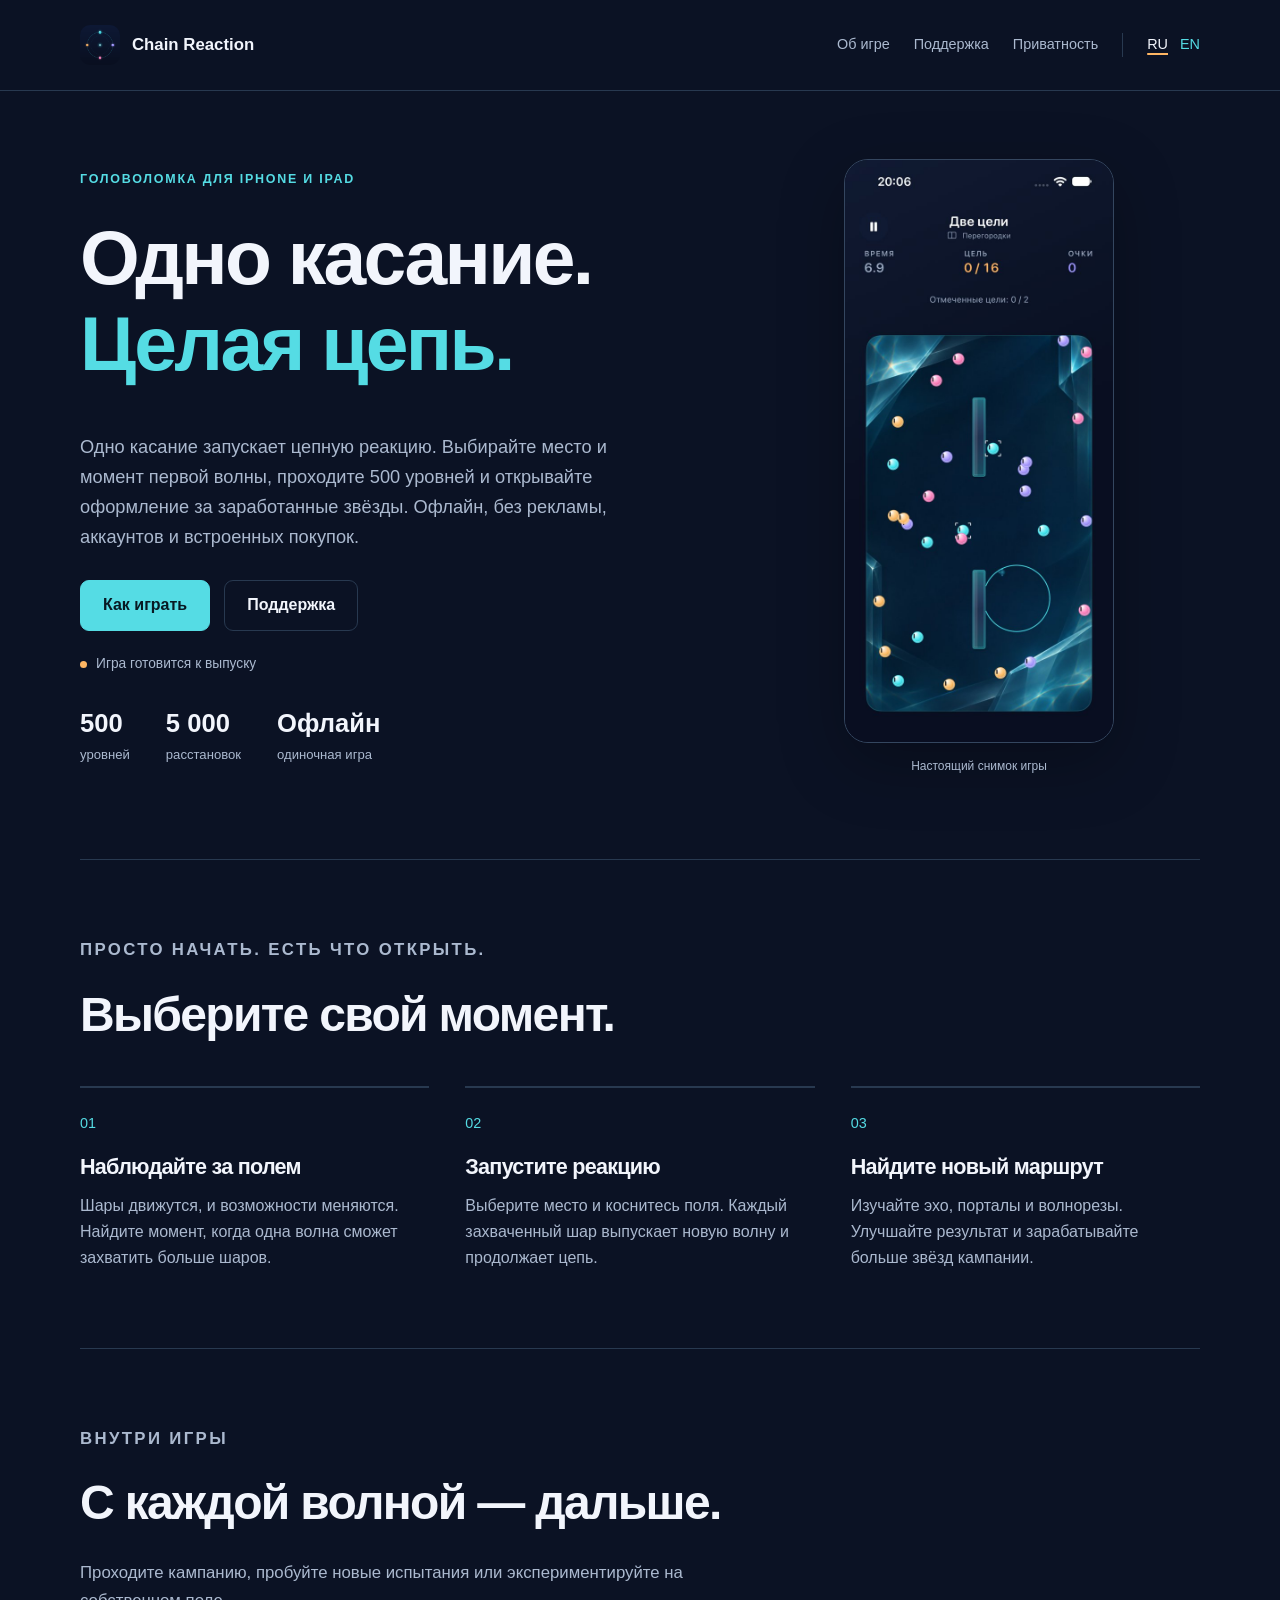
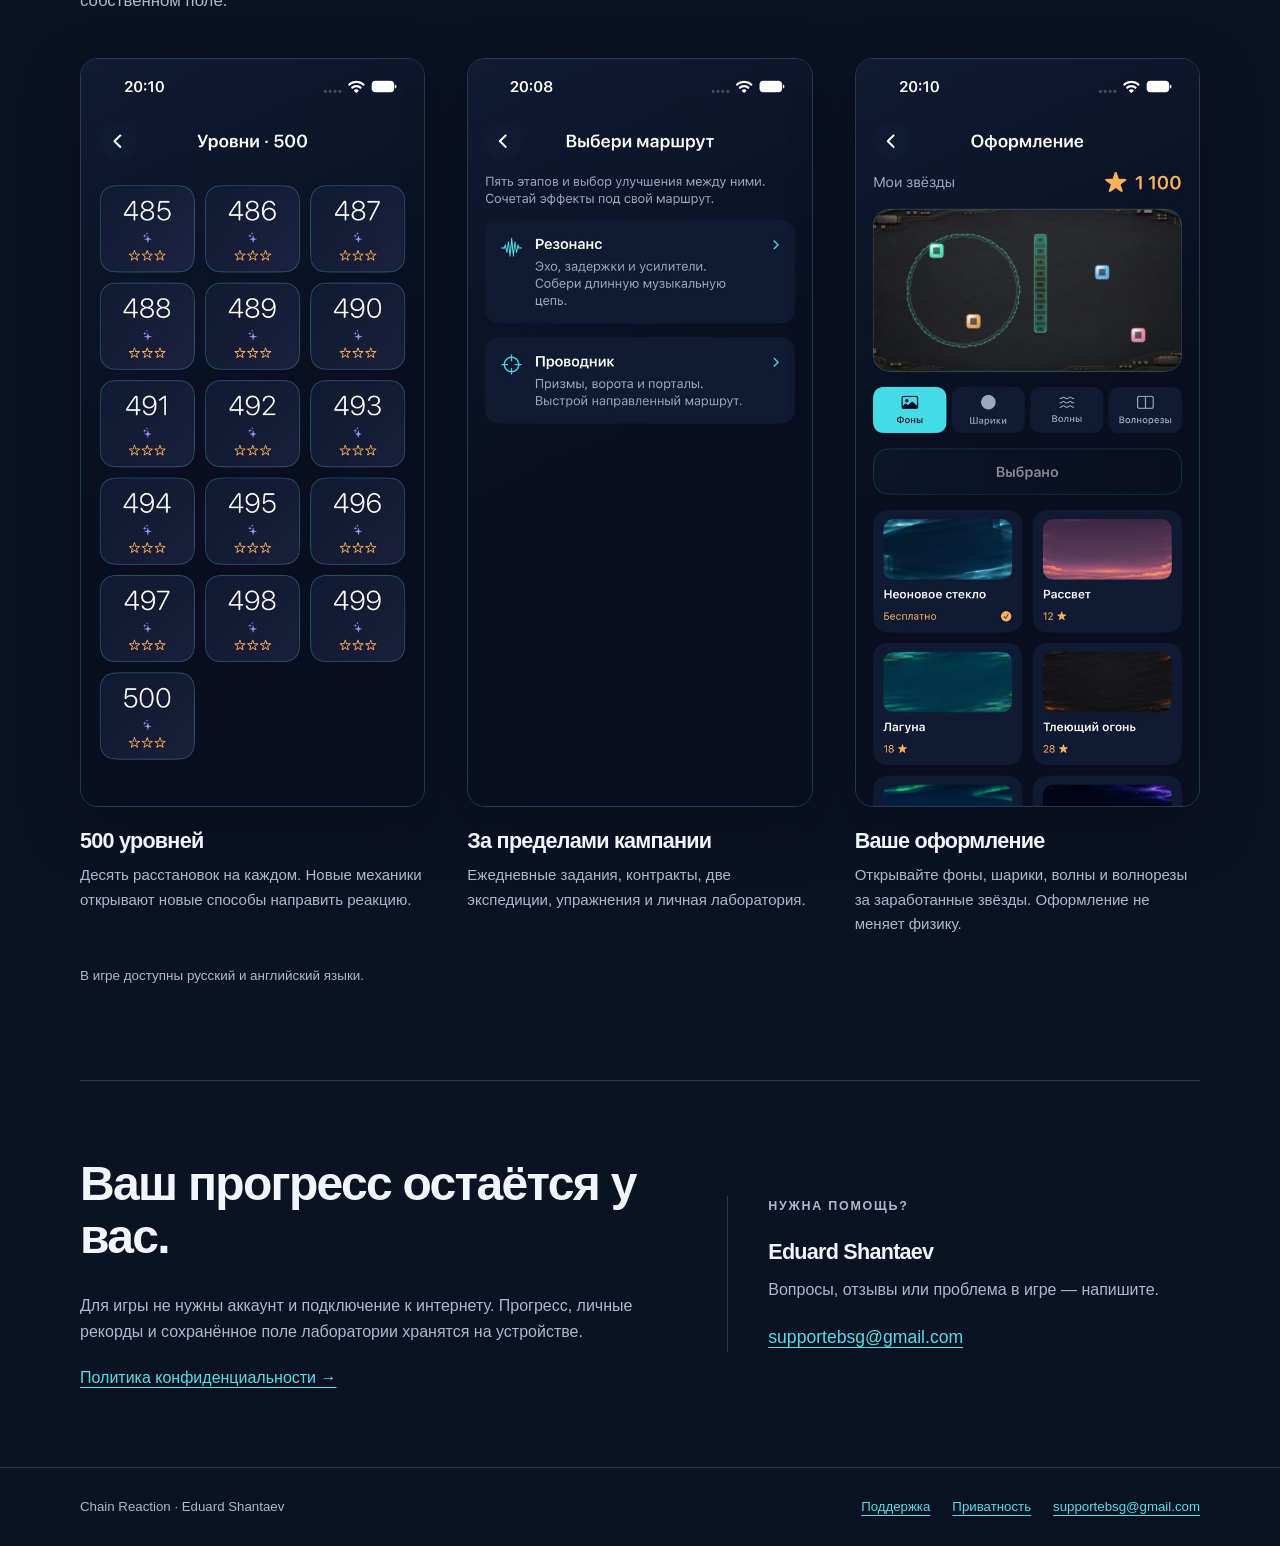
<file: index.html>
<!doctype html>
<html lang="ru"><head><meta charset="utf-8"><meta name="viewport" content="width=device-width,initial-scale=1">
<title>Chain Reaction — Одно касание. 500 головоломок</title><meta name="description" content="Одно касание запускает цепную реакцию. Выбирайте место и момент первой волны, проходите 500 уровней и открывайте оформление за заработанные звёзды. Офлайн, без рекламы, аккаунтов и встроенных покупок.">
<meta name="theme-color" content="#0b1224"><link rel="icon" href="./assets/icon.png"><link rel="apple-touch-icon" href="./assets/icon.png">
<link rel="stylesheet" href="./styles.css"><link rel="canonical" href="https://shantaeveb.github.io/chain-reaction/">
<link rel="alternate" hreflang="ru" href="https://shantaeveb.github.io/chain-reaction/"><link rel="alternate" hreflang="en" href="https://shantaeveb.github.io/chain-reaction/en/">
<meta property="og:title" content="Chain Reaction — Одно касание. 500 головоломок"><meta property="og:description" content="Одно касание запускает цепную реакцию. Выбирайте место и момент первой волны, проходите 500 уровней и открывайте оформление за заработанные звёзды. Офлайн, без рекламы, аккаунтов и встроенных покупок.">
<meta property="og:type" content="website"><meta property="og:url" content="https://shantaeveb.github.io/chain-reaction/"><meta property="og:image" content="https://shantaeveb.github.io/chain-reaction/assets/icon.png">
</head><body><a class="skip" href="#main">К содержанию</a>
<header class="site-header"><div class="wrap header-inner"><a class="brand" href="./"><img src="./assets/icon.png" alt="" width="40" height="40">Chain Reaction</a>
<nav class="nav" aria-label="Основная навигация"><a class="game-link" href="./">Об игре</a><a href="./support/">Поддержка</a><a class="privacy-link" href="./privacy/">Приватность</a>
<span class="languages" aria-label="Язык"><a href="./" lang="ru" hreflang="ru" aria-current="page">RU</a><a href="./en/" lang="en" hreflang="en" >EN</a></span></nav></div></header>
<main id="main" class="wrap"><section class="hero"><div><p class="eyebrow">Головоломка для iPhone и iPad</p><h1>Одно касание.<br><span>Целая цепь.</span></h1><p class="intro">Одно касание запускает цепную реакцию. Выбирайте место и момент первой волны, проходите 500 уровней и открывайте оформление за заработанные звёзды. Офлайн, без рекламы, аккаунтов и встроенных покупок.</p><div class="actions"><a class="button primary" href="#how-to-play">Как играть</a><a class="button" href="support/">Поддержка</a></div><p class="release">Игра готовится к выпуску</p><div class="facts"><div><strong>500</strong><span>уровней</span></div><div><strong>5 000</strong><span>расстановок</span></div><div><strong>Офлайн</strong><span>одиночная игра</span></div></div></div><figure><img class="screen" src="./assets/gameplay.jpg" alt="Волна распространяется между движущимися шарами и волнорезами." width="1206" height="2622" fetchpriority="high"><figcaption>Настоящий снимок игры</figcaption></figure></section>
<section class="section" id="how-to-play"><div class="section-heading"><p class="eyebrow">Просто начать. Есть что открыть.</p><h2>Выберите свой момент.</h2></div><div class="steps"><div class="step"><h3>Наблюдайте за полем</h3><p>Шары движутся, и возможности меняются. Найдите момент, когда одна волна сможет захватить больше шаров.</p></div><div class="step"><h3>Запустите реакцию</h3><p>Выберите место и коснитесь поля. Каждый захваченный шар выпускает новую волну и продолжает цепь.</p></div><div class="step"><h3>Найдите новый маршрут</h3><p>Изучайте эхо, порталы и волнорезы. Улучшайте результат и зарабатывайте больше звёзд кампании.</p></div></div></section>
<section class="section"><div class="section-heading"><p class="eyebrow">Внутри игры</p><h2>С каждой волной — дальше.</h2><p>Проходите кампанию, пробуйте новые испытания или экспериментируйте на собственном поле.</p></div><div class="gallery"><figure><a href="./assets/campaign.jpg"><img class="screen" src="./assets/campaign.jpg" alt="500 уровней — интерфейс игры на русском" width="1206" height="2622" loading="lazy"></a><figcaption><h3>500 уровней</h3><p>Десять расстановок на каждом. Новые механики открывают новые способы направить реакцию.</p></figcaption></figure><figure><a href="./assets/expedition.jpg"><img class="screen" src="./assets/expedition.jpg" alt="За пределами кампании — интерфейс игры на русском" width="1206" height="2622" loading="lazy"></a><figcaption><h3>За пределами кампании</h3><p>Ежедневные задания, контракты, две экспедиции, упражнения и личная лаборатория.</p></figcaption></figure><figure><a href="./assets/themes.jpg"><img class="screen" src="./assets/themes.jpg" alt="Ваше оформление — интерфейс игры на русском" width="1206" height="2622" loading="lazy"></a><figcaption><h3>Ваше оформление</h3><p>Открывайте фоны, шарики, волны и волнорезы за заработанные звёзды. Оформление не меняет физику.</p></figcaption></figure></div><p class="note">В игре доступны русский и английский языки.</p></section>
<section class="section closing"><div><h2>Ваш прогресс остаётся у вас.</h2><p>Для игры не нужны аккаунт и подключение к интернету. Прогресс, личные рекорды и сохранённое поле лаборатории хранятся на устройстве.</p><a href="privacy/">Политика конфиденциальности →</a></div><div class="contact"><p class="eyebrow">Нужна помощь?</p><h3>Eduard Shantaev</h3><p>Вопросы, отзывы или проблема в игре — напишите.</p><a class="email" href="mailto:supportebsg@gmail.com">supportebsg@gmail.com</a></div></section></main>
<footer class="site-footer"><div class="wrap footer-inner"><span>Chain Reaction · Eduard Shantaev</span><div class="footer-links"><a href="./support/">Поддержка</a><a href="./privacy/">Приватность</a><a href="mailto:supportebsg@gmail.com">supportebsg@gmail.com</a></div></div></footer></body></html>
</file>
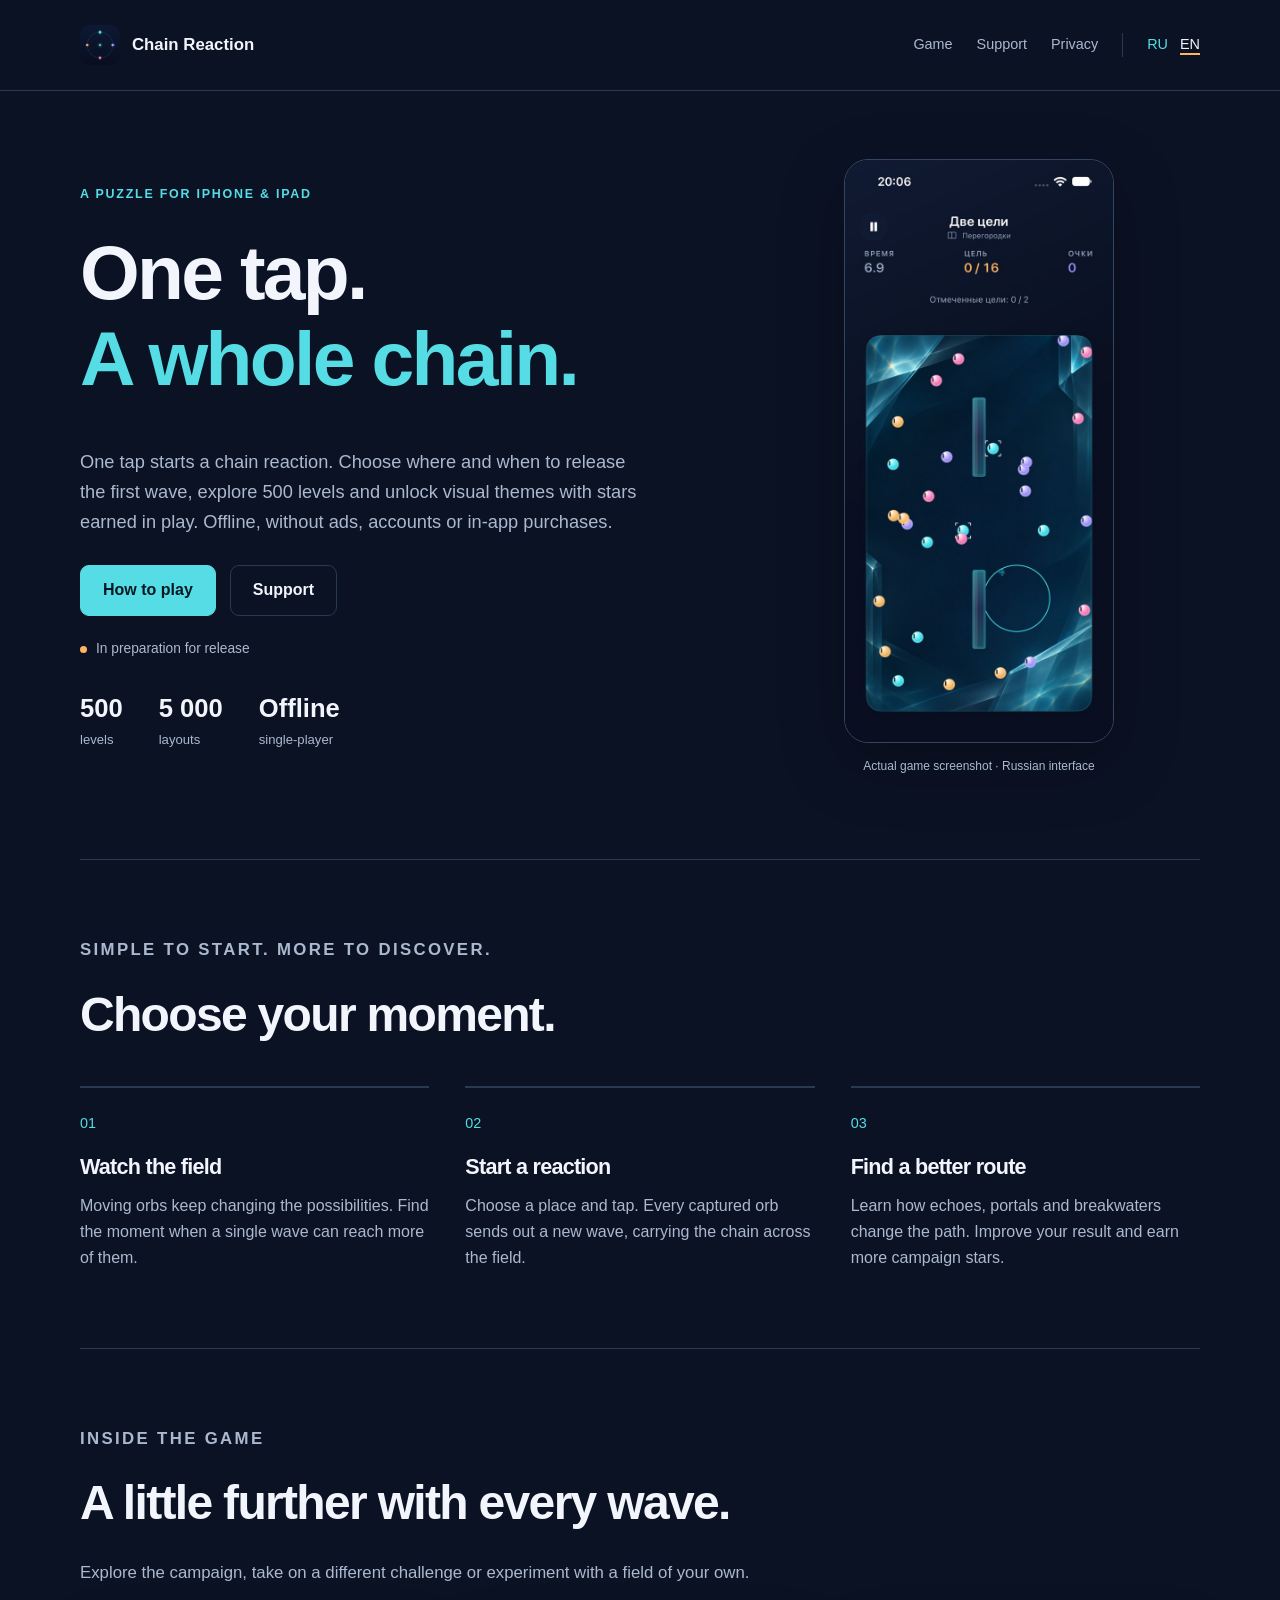
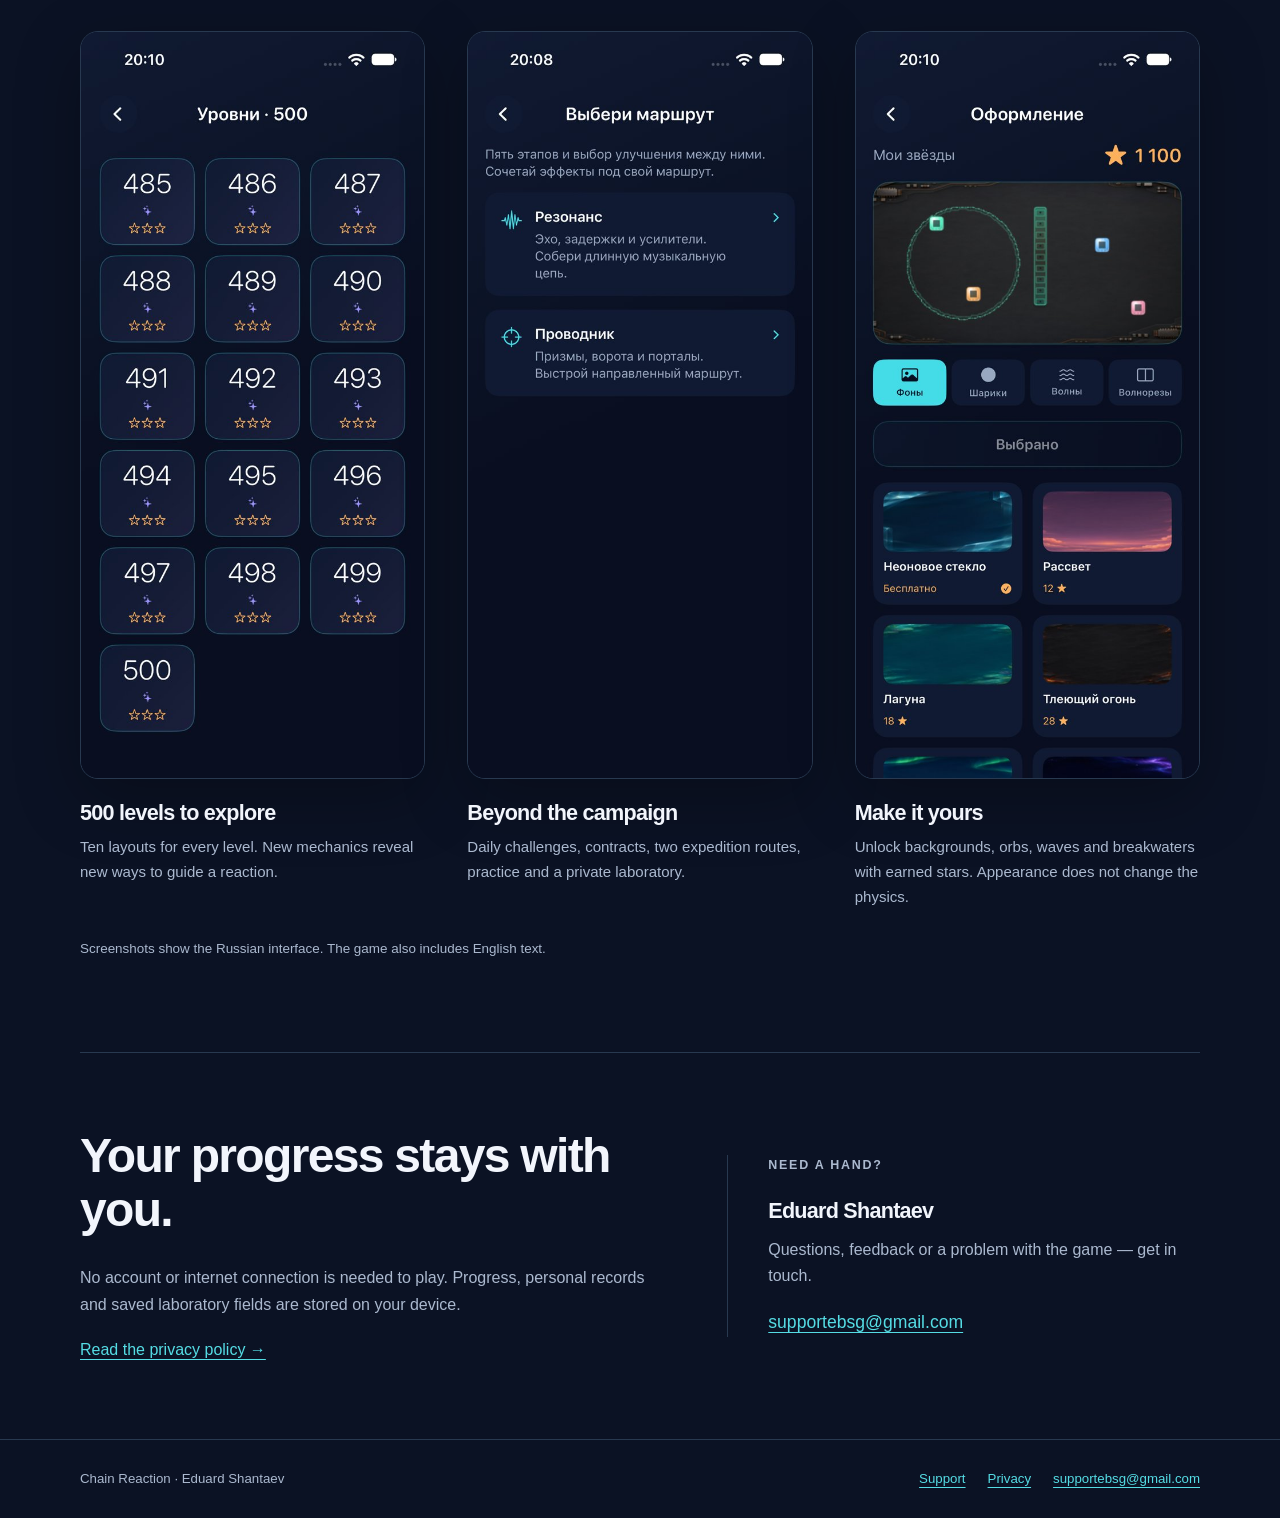
<file: en/index.html>
<!doctype html>
<html lang="en"><head><meta charset="utf-8"><meta name="viewport" content="width=device-width,initial-scale=1">
<title>Chain Reaction — One tap. 500 chain puzzles</title><meta name="description" content="One tap starts a chain reaction. Choose where and when to release the first wave, explore 500 levels and unlock visual themes with stars earned in play. Offline, without ads, accounts or in-app purchases.">
<meta name="theme-color" content="#0b1224"><link rel="icon" href="../assets/icon.png"><link rel="apple-touch-icon" href="../assets/icon.png">
<link rel="stylesheet" href="../styles.css"><link rel="canonical" href="https://shantaeveb.github.io/chain-reaction/en/">
<link rel="alternate" hreflang="ru" href="https://shantaeveb.github.io/chain-reaction/"><link rel="alternate" hreflang="en" href="https://shantaeveb.github.io/chain-reaction/en/">
<meta property="og:title" content="Chain Reaction — One tap. 500 chain puzzles"><meta property="og:description" content="One tap starts a chain reaction. Choose where and when to release the first wave, explore 500 levels and unlock visual themes with stars earned in play. Offline, without ads, accounts or in-app purchases.">
<meta property="og:type" content="website"><meta property="og:url" content="https://shantaeveb.github.io/chain-reaction/en/"><meta property="og:image" content="https://shantaeveb.github.io/chain-reaction/assets/icon.png">
</head><body><a class="skip" href="#main">Skip to content</a>
<header class="site-header"><div class="wrap header-inner"><a class="brand" href="../en/"><img src="../assets/icon.png" alt="" width="40" height="40">Chain Reaction</a>
<nav class="nav" aria-label="Main navigation"><a class="game-link" href="../en/">Game</a><a href="../en/support/">Support</a><a class="privacy-link" href="../en/privacy/">Privacy</a>
<span class="languages" aria-label="Language"><a href="../" lang="ru" hreflang="ru" >RU</a><a href="../en/" lang="en" hreflang="en" aria-current="page">EN</a></span></nav></div></header>
<main id="main" class="wrap"><section class="hero"><div><p class="eyebrow">A puzzle for iPhone & iPad</p><h1>One tap.<br><span>A whole chain.</span></h1><p class="intro">One tap starts a chain reaction. Choose where and when to release the first wave, explore 500 levels and unlock visual themes with stars earned in play. Offline, without ads, accounts or in-app purchases.</p><div class="actions"><a class="button primary" href="#how-to-play">How to play</a><a class="button" href="support/">Support</a></div><p class="release">In preparation for release</p><div class="facts"><div><strong>500</strong><span>levels</span></div><div><strong>5 000</strong><span>layouts</span></div><div><strong>Offline</strong><span>single-player</span></div></div></div><figure><img class="screen" src="../assets/gameplay.jpg" alt="A wave expands through moving orbs and breakwaters. Russian game interface." width="1206" height="2622" fetchpriority="high"><figcaption>Actual game screenshot · Russian interface</figcaption></figure></section>
<section class="section" id="how-to-play"><div class="section-heading"><p class="eyebrow">Simple to start. More to discover.</p><h2>Choose your moment.</h2></div><div class="steps"><div class="step"><h3>Watch the field</h3><p>Moving orbs keep changing the possibilities. Find the moment when a single wave can reach more of them.</p></div><div class="step"><h3>Start a reaction</h3><p>Choose a place and tap. Every captured orb sends out a new wave, carrying the chain across the field.</p></div><div class="step"><h3>Find a better route</h3><p>Learn how echoes, portals and breakwaters change the path. Improve your result and earn more campaign stars.</p></div></div></section>
<section class="section"><div class="section-heading"><p class="eyebrow">Inside the game</p><h2>A little further with every wave.</h2><p>Explore the campaign, take on a different challenge or experiment with a field of your own.</p></div><div class="gallery"><figure><a href="../assets/campaign.jpg"><img class="screen" src="../assets/campaign.jpg" alt="500 levels to explore — Russian game interface" width="1206" height="2622" loading="lazy"></a><figcaption><h3>500 levels to explore</h3><p>Ten layouts for every level. New mechanics reveal new ways to guide a reaction.</p></figcaption></figure><figure><a href="../assets/expedition.jpg"><img class="screen" src="../assets/expedition.jpg" alt="Beyond the campaign — Russian game interface" width="1206" height="2622" loading="lazy"></a><figcaption><h3>Beyond the campaign</h3><p>Daily challenges, contracts, two expedition routes, practice and a private laboratory.</p></figcaption></figure><figure><a href="../assets/themes.jpg"><img class="screen" src="../assets/themes.jpg" alt="Make it yours — Russian game interface" width="1206" height="2622" loading="lazy"></a><figcaption><h3>Make it yours</h3><p>Unlock backgrounds, orbs, waves and breakwaters with earned stars. Appearance does not change the physics.</p></figcaption></figure></div><p class="note">Screenshots show the Russian interface. The game also includes English text.</p></section>
<section class="section closing"><div><h2>Your progress stays with you.</h2><p>No account or internet connection is needed to play. Progress, personal records and saved laboratory fields are stored on your device.</p><a href="privacy/">Read the privacy policy →</a></div><div class="contact"><p class="eyebrow">Need a hand?</p><h3>Eduard Shantaev</h3><p>Questions, feedback or a problem with the game — get in touch.</p><a class="email" href="mailto:supportebsg@gmail.com">supportebsg@gmail.com</a></div></section></main>
<footer class="site-footer"><div class="wrap footer-inner"><span>Chain Reaction · Eduard Shantaev</span><div class="footer-links"><a href="../en/support/">Support</a><a href="../en/privacy/">Privacy</a><a href="mailto:supportebsg@gmail.com">supportebsg@gmail.com</a></div></div></footer></body></html>
</file>
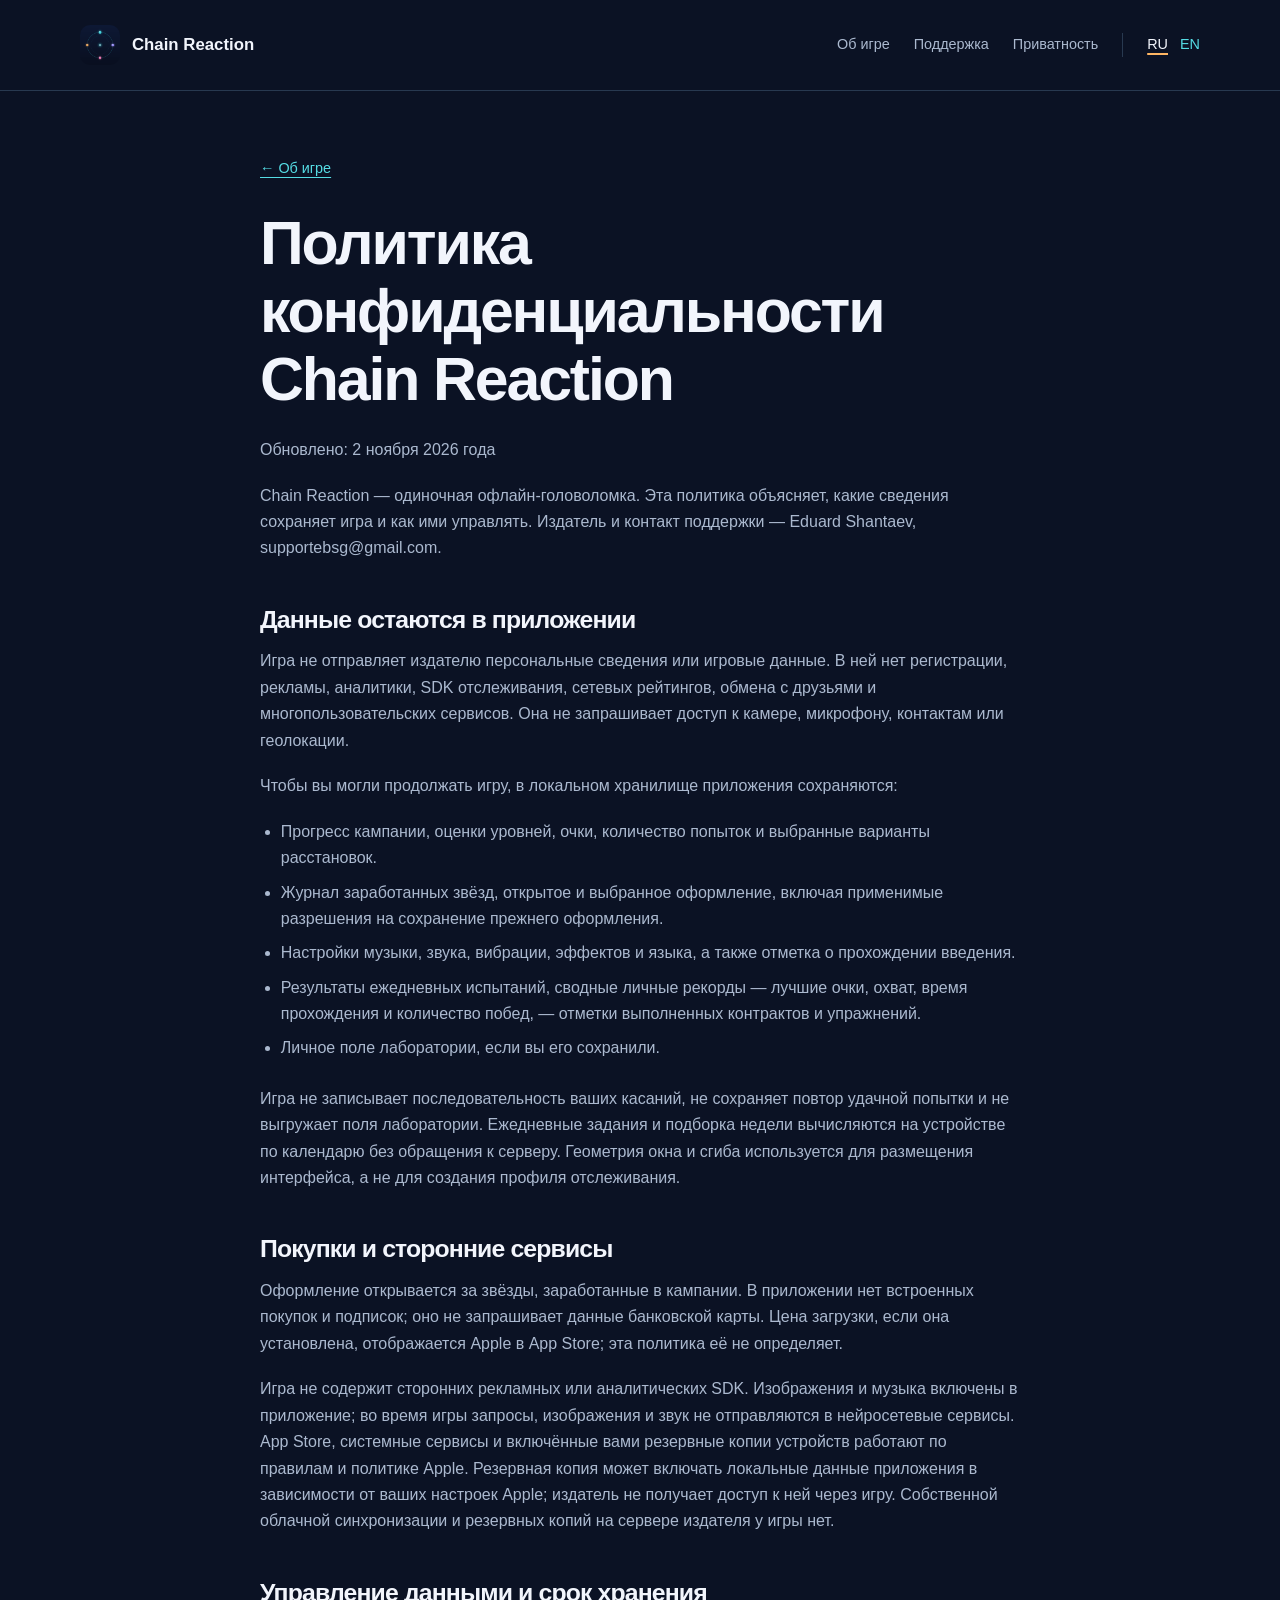
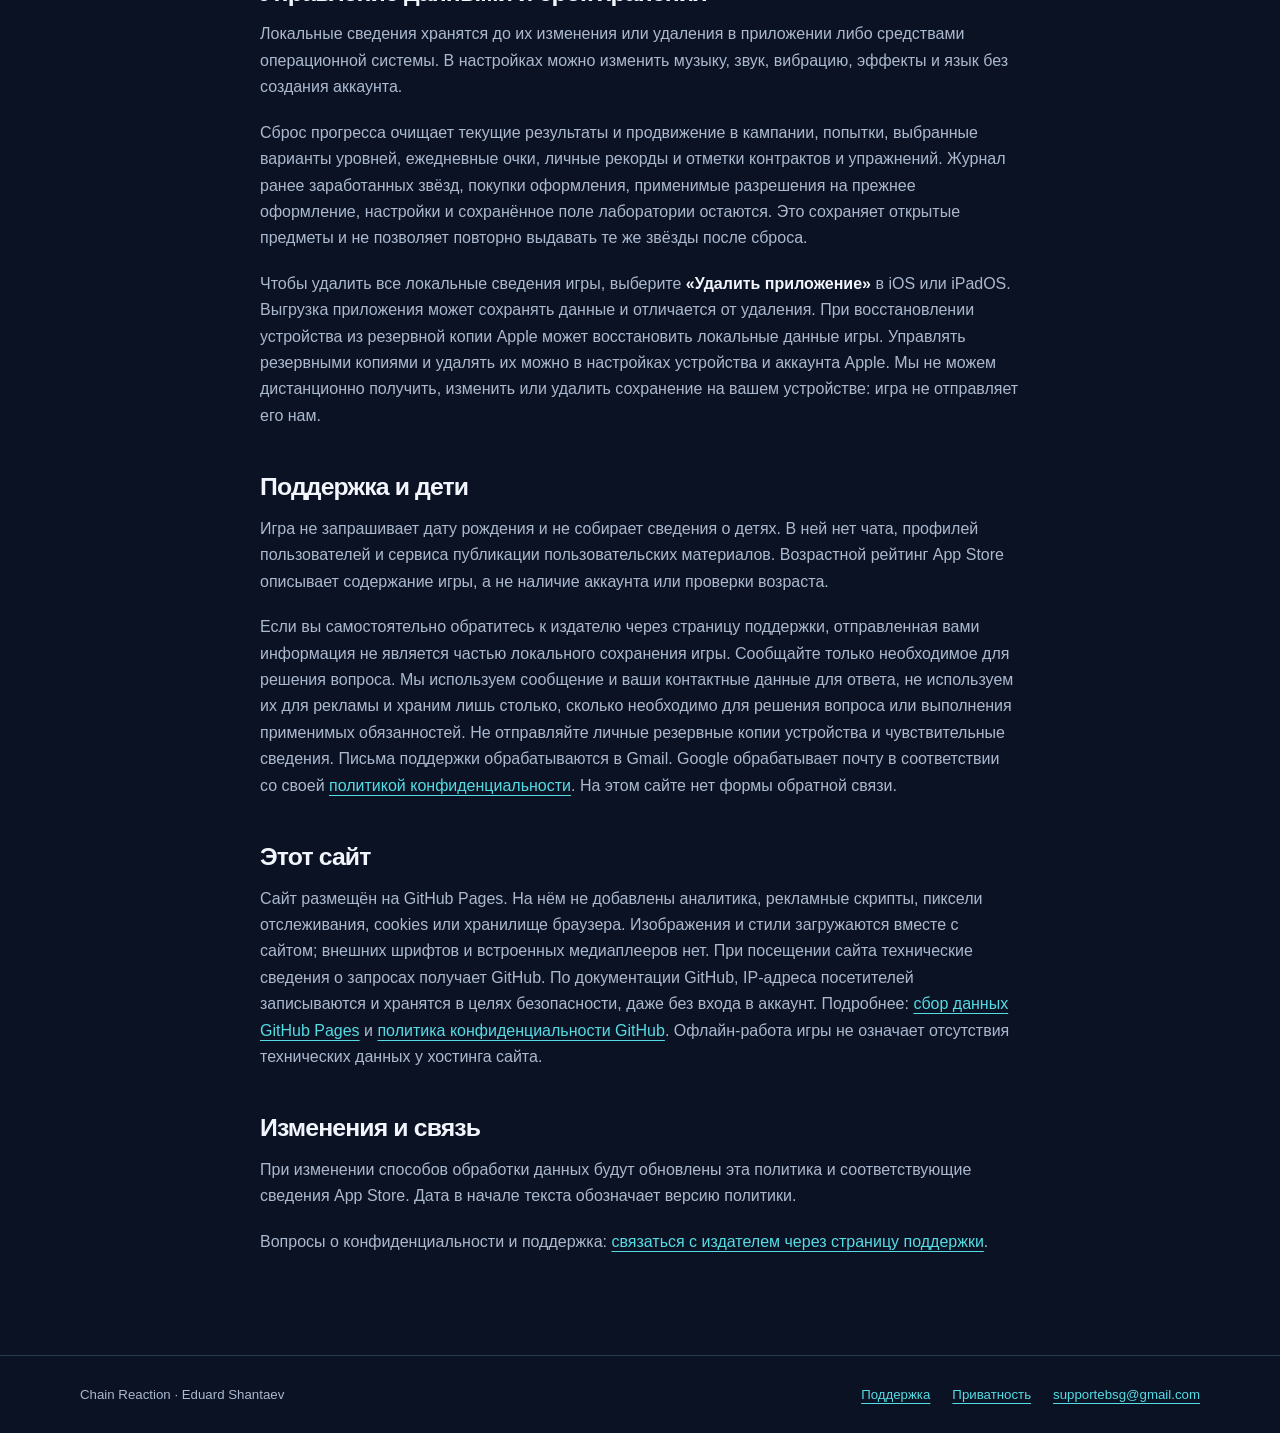
<file: privacy/index.html>
<!doctype html>
<html lang="ru"><head><meta charset="utf-8"><meta name="viewport" content="width=device-width,initial-scale=1">
<title>Политика конфиденциальности — Chain Reaction</title><meta name="description" content="Политика конфиденциальности игры и сайта Chain Reaction.">
<meta name="theme-color" content="#0b1224"><link rel="icon" href="../assets/icon.png"><link rel="apple-touch-icon" href="../assets/icon.png">
<link rel="stylesheet" href="../styles.css"><link rel="canonical" href="https://shantaeveb.github.io/chain-reaction/privacy/">
<link rel="alternate" hreflang="ru" href="https://shantaeveb.github.io/chain-reaction/privacy/"><link rel="alternate" hreflang="en" href="https://shantaeveb.github.io/chain-reaction/en/privacy/">
<meta property="og:title" content="Политика конфиденциальности — Chain Reaction"><meta property="og:description" content="Политика конфиденциальности игры и сайта Chain Reaction.">
<meta property="og:type" content="website"><meta property="og:url" content="https://shantaeveb.github.io/chain-reaction/privacy/"><meta property="og:image" content="https://shantaeveb.github.io/chain-reaction/assets/icon.png">
</head><body><a class="skip" href="#main">К содержанию</a>
<header class="site-header"><div class="wrap header-inner"><a class="brand" href="../"><img src="../assets/icon.png" alt="" width="40" height="40">Chain Reaction</a>
<nav class="nav" aria-label="Основная навигация"><a class="game-link" href="../">Об игре</a><a href="../support/">Поддержка</a><a class="privacy-link" href="../privacy/">Приватность</a>
<span class="languages" aria-label="Язык"><a href="../privacy/" lang="ru" hreflang="ru" aria-current="page">RU</a><a href="../en/privacy/" lang="en" hreflang="en" >EN</a></span></nav></div></header>
<main id="main" class="wrap document"><a class="back" href="../">← Об игре</a><h1>Политика конфиденциальности Chain Reaction</h1><p>Обновлено: 2 ноября 2026 года</p><p>Chain Reaction — одиночная офлайн-головоломка. Эта политика объясняет, какие сведения сохраняет игра и как ими управлять. Издатель и контакт поддержки — Eduard Shantaev, supportebsg@gmail.com.</p><h2>Данные остаются в приложении</h2><p>Игра не отправляет издателю персональные сведения или игровые данные. В ней нет регистрации, рекламы, аналитики, SDK отслеживания, сетевых рейтингов, обмена с друзьями и многопользовательских сервисов. Она не запрашивает доступ к камере, микрофону, контактам или геолокации.</p><p>Чтобы вы могли продолжать игру, в локальном хранилище приложения сохраняются:</p><ul><li>Прогресс кампании, оценки уровней, очки, количество попыток и выбранные варианты расстановок.</li><li>Журнал заработанных звёзд, открытое и выбранное оформление, включая применимые разрешения на сохранение прежнего оформления.</li><li>Настройки музыки, звука, вибрации, эффектов и языка, а также отметка о прохождении введения.</li><li>Результаты ежедневных испытаний, сводные личные рекорды — лучшие очки, охват, время прохождения и количество побед, — отметки выполненных контрактов и упражнений.</li><li>Личное поле лаборатории, если вы его сохранили.</li></ul><p>Игра не записывает последовательность ваших касаний, не сохраняет повтор удачной попытки и не выгружает поля лаборатории. Ежедневные задания и подборка недели вычисляются на устройстве по календарю без обращения к серверу. Геометрия окна и сгиба используется для размещения интерфейса, а не для создания профиля отслеживания.</p><h2>Покупки и сторонние сервисы</h2><p>Оформление открывается за звёзды, заработанные в кампании. В приложении нет встроенных покупок и подписок; оно не запрашивает данные банковской карты. Цена загрузки, если она установлена, отображается Apple в App Store; эта политика её не определяет.</p><p>Игра не содержит сторонних рекламных или аналитических SDK. Изображения и музыка включены в приложение; во время игры запросы, изображения и звук не отправляются в нейросетевые сервисы. App Store, системные сервисы и включённые вами резервные копии устройств работают по правилам и политике Apple. Резервная копия может включать локальные данные приложения в зависимости от ваших настроек Apple; издатель не получает доступ к ней через игру. Собственной облачной синхронизации и резервных копий на сервере издателя у игры нет.</p><h2>Управление данными и срок хранения</h2><p>Локальные сведения хранятся до их изменения или удаления в приложении либо средствами операционной системы. В настройках можно изменить музыку, звук, вибрацию, эффекты и язык без создания аккаунта.</p><p>Сброс прогресса очищает текущие результаты и продвижение в кампании, попытки, выбранные варианты уровней, ежедневные очки, личные рекорды и отметки контрактов и упражнений. Журнал ранее заработанных звёзд, покупки оформления, применимые разрешения на прежнее оформление, настройки и сохранённое поле лаборатории остаются. Это сохраняет открытые предметы и не позволяет повторно выдавать те же звёзды после сброса.</p><p>Чтобы удалить все локальные сведения игры, выберите <strong>«Удалить приложение»</strong> в iOS или iPadOS. Выгрузка приложения может сохранять данные и отличается от удаления. При восстановлении устройства из резервной копии Apple может восстановить локальные данные игры. Управлять резервными копиями и удалять их можно в настройках устройства и аккаунта Apple. Мы не можем дистанционно получить, изменить или удалить сохранение на вашем устройстве: игра не отправляет его нам.</p><h2>Поддержка и дети</h2><p>Игра не запрашивает дату рождения и не собирает сведения о детях. В ней нет чата, профилей пользователей и сервиса публикации пользовательских материалов. Возрастной рейтинг App Store описывает содержание игры, а не наличие аккаунта или проверки возраста.</p><p>Если вы самостоятельно обратитесь к издателю через страницу поддержки, отправленная вами информация не является частью локального сохранения игры. Сообщайте только необходимое для решения вопроса. Мы используем сообщение и ваши контактные данные для ответа, не используем их для рекламы и храним лишь столько, сколько необходимо для решения вопроса или выполнения применимых обязанностей. Не отправляйте личные резервные копии устройства и чувствительные сведения. Письма поддержки обрабатываются в Gmail. Google обрабатывает почту в соответствии со своей <a href="https://policies.google.com/privacy">политикой конфиденциальности</a>. На этом сайте нет формы обратной связи.</p><h2>Этот сайт</h2><p>Сайт размещён на GitHub Pages. На нём не добавлены аналитика, рекламные скрипты, пиксели отслеживания, cookies или хранилище браузера. Изображения и стили загружаются вместе с сайтом; внешних шрифтов и встроенных медиаплееров нет. При посещении сайта технические сведения о запросах получает GitHub. По документации GitHub, IP-адреса посетителей записываются и хранятся в целях безопасности, даже без входа в аккаунт. Подробнее: <a href="https://docs.github.com/en/pages/getting-started-with-github-pages/what-is-github-pages#data-collection">сбор данных GitHub Pages</a> и <a href="https://docs.github.com/en/site-policy/privacy-policies/github-general-privacy-statement">политика конфиденциальности GitHub</a>. Офлайн-работа игры не означает отсутствия технических данных у хостинга сайта.</p><h2>Изменения и связь</h2><p>При изменении способов обработки данных будут обновлены эта политика и соответствующие сведения App Store. Дата в начале текста обозначает версию политики.</p><p>Вопросы о конфиденциальности и поддержка: <a href="https://shantaeveb.github.io/chain-reaction/support/">связаться с издателем через страницу поддержки</a>.</p></main>
<footer class="site-footer"><div class="wrap footer-inner"><span>Chain Reaction · Eduard Shantaev</span><div class="footer-links"><a href="../support/">Поддержка</a><a href="../privacy/">Приватность</a><a href="mailto:supportebsg@gmail.com">supportebsg@gmail.com</a></div></div></footer></body></html>
</file>
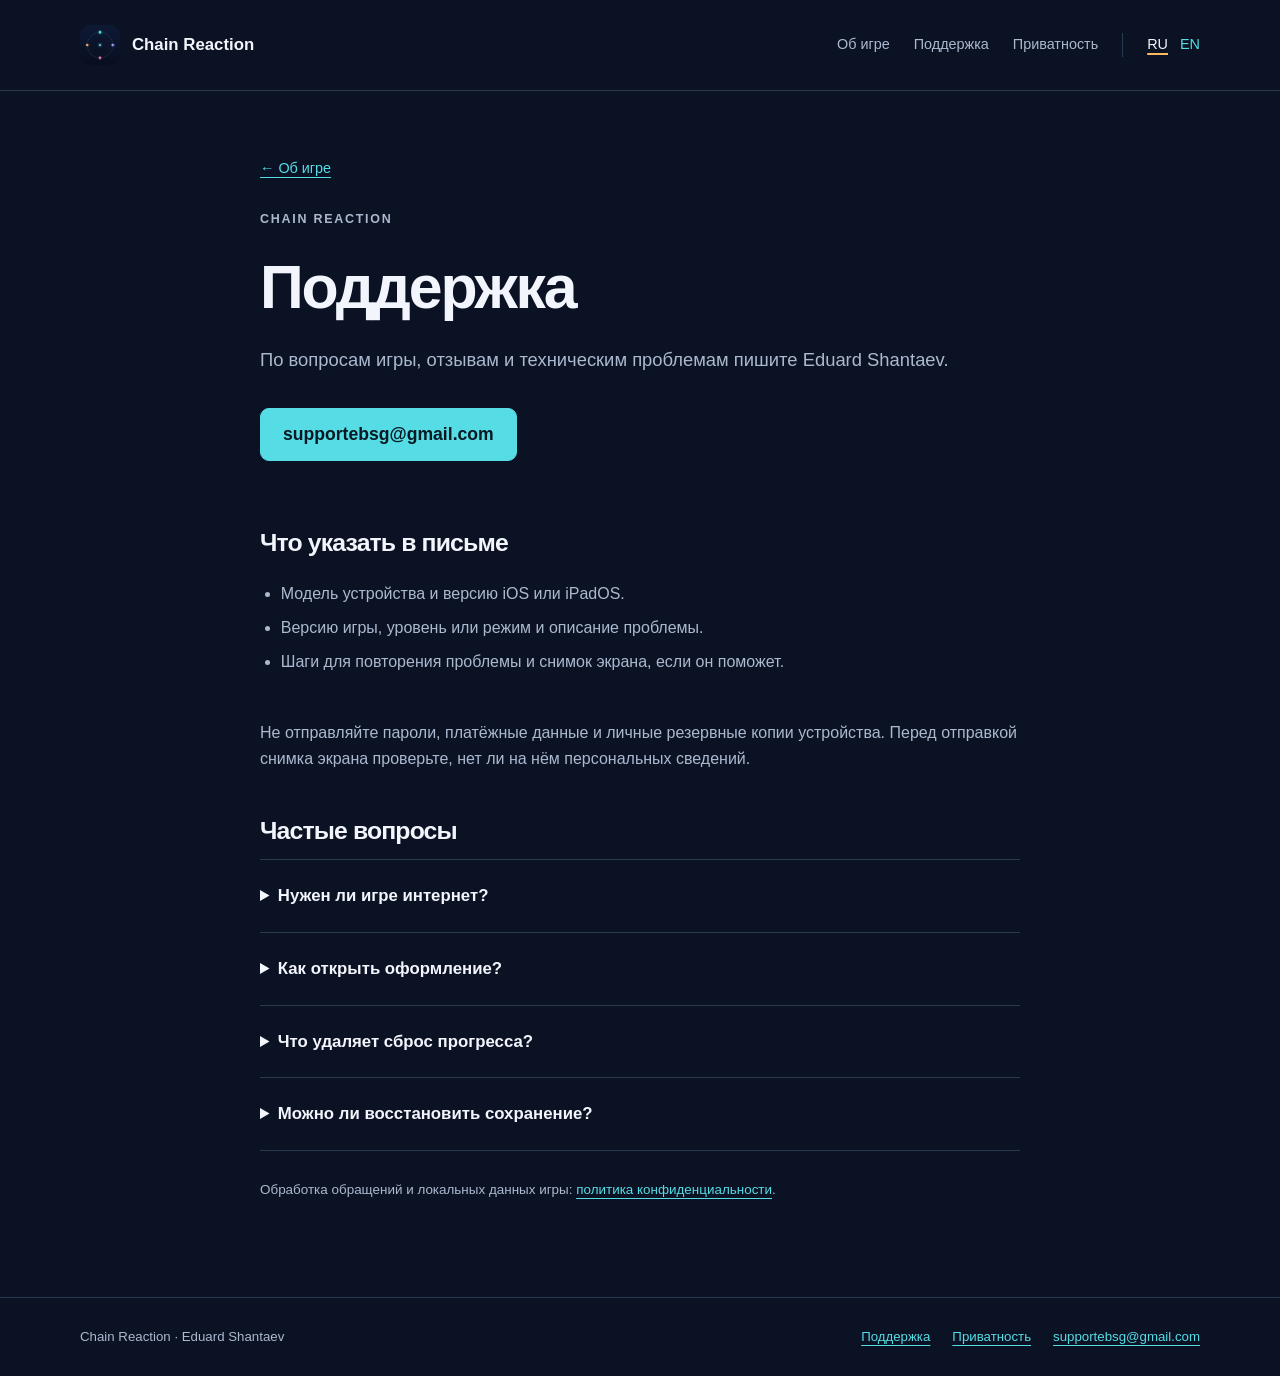
<file: support/index.html>
<!doctype html>
<html lang="ru"><head><meta charset="utf-8"><meta name="viewport" content="width=device-width,initial-scale=1">
<title>Поддержка — Chain Reaction</title><meta name="description" content="Связаться с поддержкой Chain Reaction.">
<meta name="theme-color" content="#0b1224"><link rel="icon" href="../assets/icon.png"><link rel="apple-touch-icon" href="../assets/icon.png">
<link rel="stylesheet" href="../styles.css"><link rel="canonical" href="https://shantaeveb.github.io/chain-reaction/support/">
<link rel="alternate" hreflang="ru" href="https://shantaeveb.github.io/chain-reaction/support/"><link rel="alternate" hreflang="en" href="https://shantaeveb.github.io/chain-reaction/en/support/">
<meta property="og:title" content="Поддержка — Chain Reaction"><meta property="og:description" content="Связаться с поддержкой Chain Reaction.">
<meta property="og:type" content="website"><meta property="og:url" content="https://shantaeveb.github.io/chain-reaction/support/"><meta property="og:image" content="https://shantaeveb.github.io/chain-reaction/assets/icon.png">
</head><body><a class="skip" href="#main">К содержанию</a>
<header class="site-header"><div class="wrap header-inner"><a class="brand" href="../"><img src="../assets/icon.png" alt="" width="40" height="40">Chain Reaction</a>
<nav class="nav" aria-label="Основная навигация"><a class="game-link" href="../">Об игре</a><a href="../support/">Поддержка</a><a class="privacy-link" href="../privacy/">Приватность</a>
<span class="languages" aria-label="Язык"><a href="../support/" lang="ru" hreflang="ru" aria-current="page">RU</a><a href="../en/support/" lang="en" hreflang="en" >EN</a></span></nav></div></header>
<main id="main" class="wrap document"><a class="back" href="../">← Об игре</a><p class="eyebrow">Chain Reaction</p><h1>Поддержка</h1><p class="lead">По вопросам игры, отзывам и техническим проблемам пишите Eduard Shantaev.</p><a class="button primary email" href="mailto:supportebsg@gmail.com">supportebsg@gmail.com</a><h2>Что указать в письме</h2><ul class="support-list"><li>Модель устройства и версию iOS или iPadOS.</li><li>Версию игры, уровень или режим и описание проблемы.</li><li>Шаги для повторения проблемы и снимок экрана, если он поможет.</li></ul><p>Не отправляйте пароли, платёжные данные и личные резервные копии устройства. Перед отправкой снимка экрана проверьте, нет ли на нём персональных сведений.</p><h2>Частые вопросы</h2><details><summary>Нужен ли игре интернет?</summary><p>Нет. Кампания и дополнительные режимы работают офлайн. Ежедневные задания вычисляются на устройстве по календарю.</p></details><details><summary>Как открыть оформление?</summary><p>Улучшайте оценки уровней кампании и зарабатывайте звёзды. Магазин использует эти звёзды. Встроенных покупок и подписок нет.</p></details><details><summary>Что удаляет сброс прогресса?</summary><p>Сброс очищает результаты и продвижение кампании, а также личные рекорды. История заработанных звёзд, открытое оформление, настройки и сохранённое поле лаборатории остаются. Подробности — в политике конфиденциальности.</p></details><details><summary>Можно ли восстановить сохранение?</summary><p>Игра не отправляет нам копию вашего прогресса. Мы не можем дистанционно получить или изменить локальное сохранение. Резервная копия Apple может содержать данные игры в зависимости от ваших настроек.</p></details><p class="note">Обработка обращений и локальных данных игры: <a href="../privacy/">политика конфиденциальности</a>.</p></main>
<footer class="site-footer"><div class="wrap footer-inner"><span>Chain Reaction · Eduard Shantaev</span><div class="footer-links"><a href="../support/">Поддержка</a><a href="../privacy/">Приватность</a><a href="mailto:supportebsg@gmail.com">supportebsg@gmail.com</a></div></div></footer></body></html>
</file>
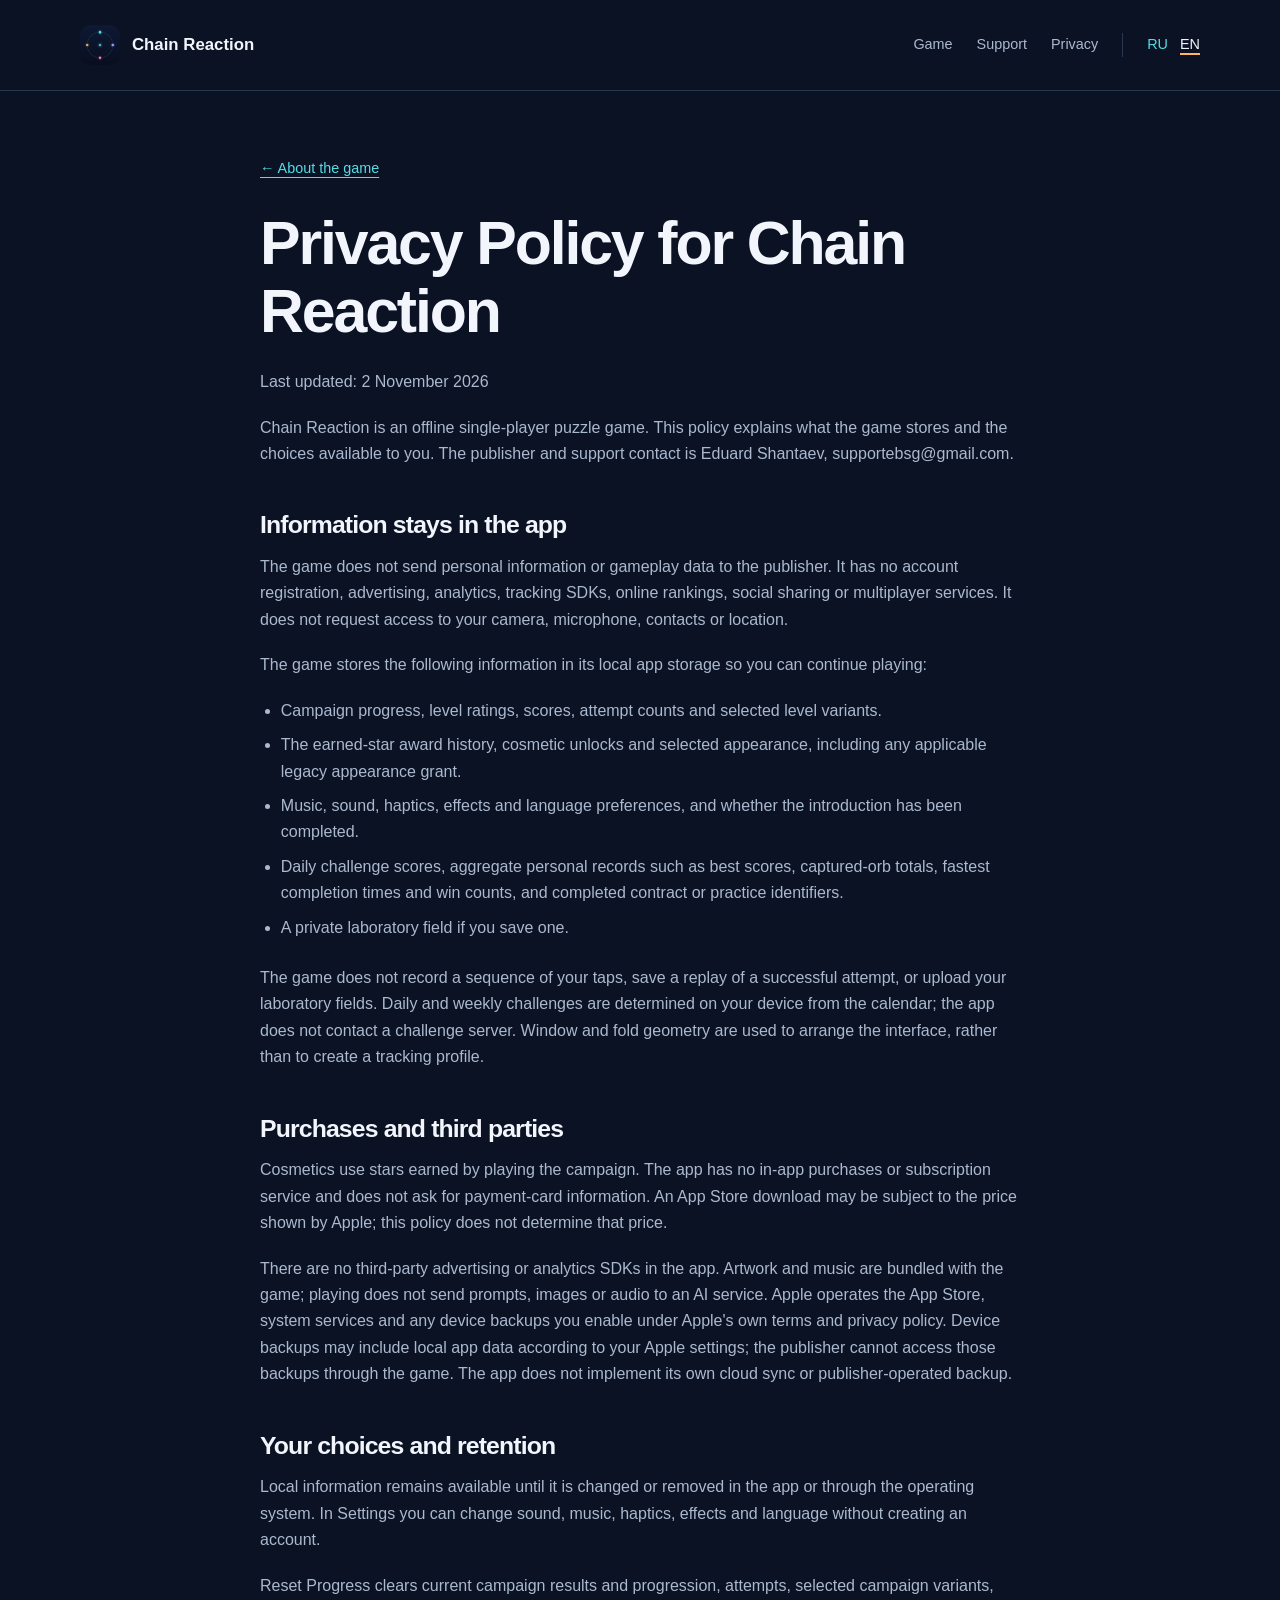
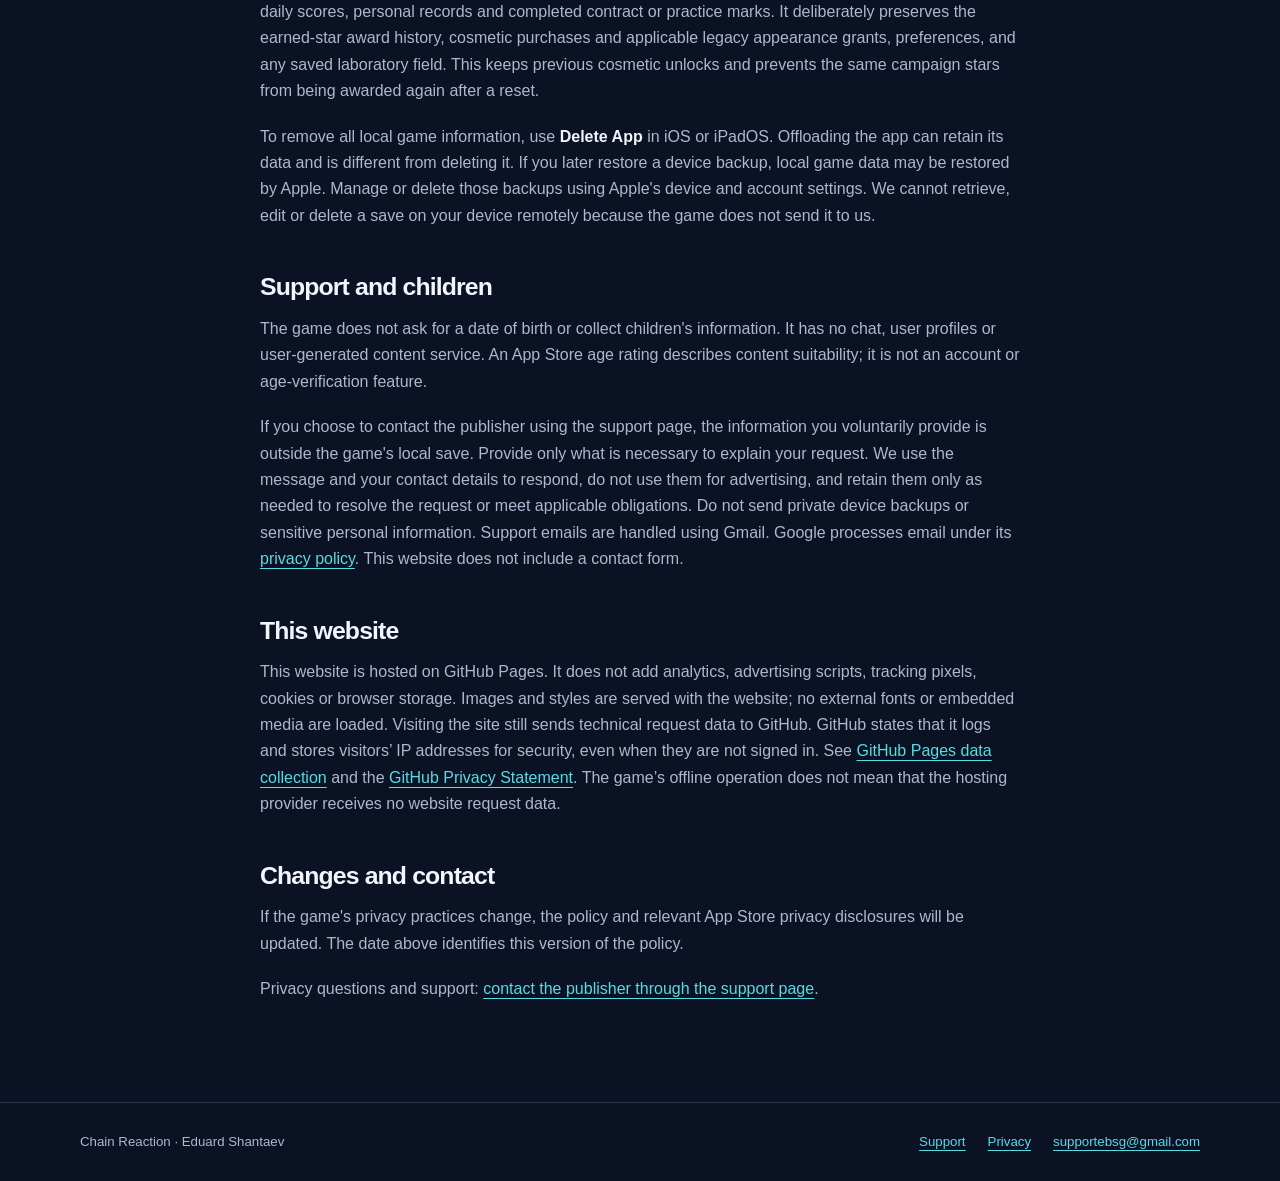
<file: en/privacy/index.html>
<!doctype html>
<html lang="en"><head><meta charset="utf-8"><meta name="viewport" content="width=device-width,initial-scale=1">
<title>Privacy Policy — Chain Reaction</title><meta name="description" content="Privacy policy for the Chain Reaction game and website.">
<meta name="theme-color" content="#0b1224"><link rel="icon" href="../../assets/icon.png"><link rel="apple-touch-icon" href="../../assets/icon.png">
<link rel="stylesheet" href="../../styles.css"><link rel="canonical" href="https://shantaeveb.github.io/chain-reaction/en/privacy/">
<link rel="alternate" hreflang="ru" href="https://shantaeveb.github.io/chain-reaction/privacy/"><link rel="alternate" hreflang="en" href="https://shantaeveb.github.io/chain-reaction/en/privacy/">
<meta property="og:title" content="Privacy Policy — Chain Reaction"><meta property="og:description" content="Privacy policy for the Chain Reaction game and website.">
<meta property="og:type" content="website"><meta property="og:url" content="https://shantaeveb.github.io/chain-reaction/en/privacy/"><meta property="og:image" content="https://shantaeveb.github.io/chain-reaction/assets/icon.png">
</head><body><a class="skip" href="#main">Skip to content</a>
<header class="site-header"><div class="wrap header-inner"><a class="brand" href="../../en/"><img src="../../assets/icon.png" alt="" width="40" height="40">Chain Reaction</a>
<nav class="nav" aria-label="Main navigation"><a class="game-link" href="../../en/">Game</a><a href="../../en/support/">Support</a><a class="privacy-link" href="../../en/privacy/">Privacy</a>
<span class="languages" aria-label="Language"><a href="../../privacy/" lang="ru" hreflang="ru" >RU</a><a href="../../en/privacy/" lang="en" hreflang="en" aria-current="page">EN</a></span></nav></div></header>
<main id="main" class="wrap document"><a class="back" href="../">← About the game</a><h1>Privacy Policy for Chain Reaction</h1><p>Last updated: 2 November 2026</p><p>Chain Reaction is an offline single-player puzzle game. This policy explains what the game stores and the choices available to you. The publisher and support contact is Eduard Shantaev, supportebsg@gmail.com.</p><h2>Information stays in the app</h2><p>The game does not send personal information or gameplay data to the publisher. It has no account registration, advertising, analytics, tracking SDKs, online rankings, social sharing or multiplayer services. It does not request access to your camera, microphone, contacts or location.</p><p>The game stores the following information in its local app storage so you can continue playing:</p><ul><li>Campaign progress, level ratings, scores, attempt counts and selected level variants.</li><li>The earned-star award history, cosmetic unlocks and selected appearance, including any applicable legacy appearance grant.</li><li>Music, sound, haptics, effects and language preferences, and whether the introduction has been completed.</li><li>Daily challenge scores, aggregate personal records such as best scores, captured-orb totals, fastest completion times and win counts, and completed contract or practice identifiers.</li><li>A private laboratory field if you save one.</li></ul><p>The game does not record a sequence of your taps, save a replay of a successful attempt, or upload your laboratory fields. Daily and weekly challenges are determined on your device from the calendar; the app does not contact a challenge server. Window and fold geometry are used to arrange the interface, rather than to create a tracking profile.</p><h2>Purchases and third parties</h2><p>Cosmetics use stars earned by playing the campaign. The app has no in-app purchases or subscription service and does not ask for payment-card information. An App Store download may be subject to the price shown by Apple; this policy does not determine that price.</p><p>There are no third-party advertising or analytics SDKs in the app. Artwork and music are bundled with the game; playing does not send prompts, images or audio to an AI service. Apple operates the App Store, system services and any device backups you enable under Apple&#x27;s own terms and privacy policy. Device backups may include local app data according to your Apple settings; the publisher cannot access those backups through the game. The app does not implement its own cloud sync or publisher-operated backup.</p><h2>Your choices and retention</h2><p>Local information remains available until it is changed or removed in the app or through the operating system. In Settings you can change sound, music, haptics, effects and language without creating an account.</p><p>Reset Progress clears current campaign results and progression, attempts, selected campaign variants, daily scores, personal records and completed contract or practice marks. It deliberately preserves the earned-star award history, cosmetic purchases and applicable legacy appearance grants, preferences, and any saved laboratory field. This keeps previous cosmetic unlocks and prevents the same campaign stars from being awarded again after a reset.</p><p>To remove all local game information, use <strong>Delete App</strong> in iOS or iPadOS. Offloading the app can retain its data and is different from deleting it. If you later restore a device backup, local game data may be restored by Apple. Manage or delete those backups using Apple&#x27;s device and account settings. We cannot retrieve, edit or delete a save on your device remotely because the game does not send it to us.</p><h2>Support and children</h2><p>The game does not ask for a date of birth or collect children&#x27;s information. It has no chat, user profiles or user-generated content service. An App Store age rating describes content suitability; it is not an account or age-verification feature.</p><p>If you choose to contact the publisher using the support page, the information you voluntarily provide is outside the game&#x27;s local save. Provide only what is necessary to explain your request. We use the message and your contact details to respond, do not use them for advertising, and retain them only as needed to resolve the request or meet applicable obligations. Do not send private device backups or sensitive personal information. Support emails are handled using Gmail. Google processes email under its <a href="https://policies.google.com/privacy">privacy policy</a>. This website does not include a contact form.</p><h2>This website</h2><p>This website is hosted on GitHub Pages. It does not add analytics, advertising scripts, tracking pixels, cookies or browser storage. Images and styles are served with the website; no external fonts or embedded media are loaded. Visiting the site still sends technical request data to GitHub. GitHub states that it logs and stores visitors’ IP addresses for security, even when they are not signed in. See <a href="https://docs.github.com/en/pages/getting-started-with-github-pages/what-is-github-pages#data-collection">GitHub Pages data collection</a> and the <a href="https://docs.github.com/en/site-policy/privacy-policies/github-general-privacy-statement">GitHub Privacy Statement</a>. The game’s offline operation does not mean that the hosting provider receives no website request data.</p><h2>Changes and contact</h2><p>If the game&#x27;s privacy practices change, the policy and relevant App Store privacy disclosures will be updated. The date above identifies this version of the policy.</p><p>Privacy questions and support: <a href="https://shantaeveb.github.io/chain-reaction/en/support/">contact the publisher through the support page</a>.</p></main>
<footer class="site-footer"><div class="wrap footer-inner"><span>Chain Reaction · Eduard Shantaev</span><div class="footer-links"><a href="../../en/support/">Support</a><a href="../../en/privacy/">Privacy</a><a href="mailto:supportebsg@gmail.com">supportebsg@gmail.com</a></div></div></footer></body></html>
</file>
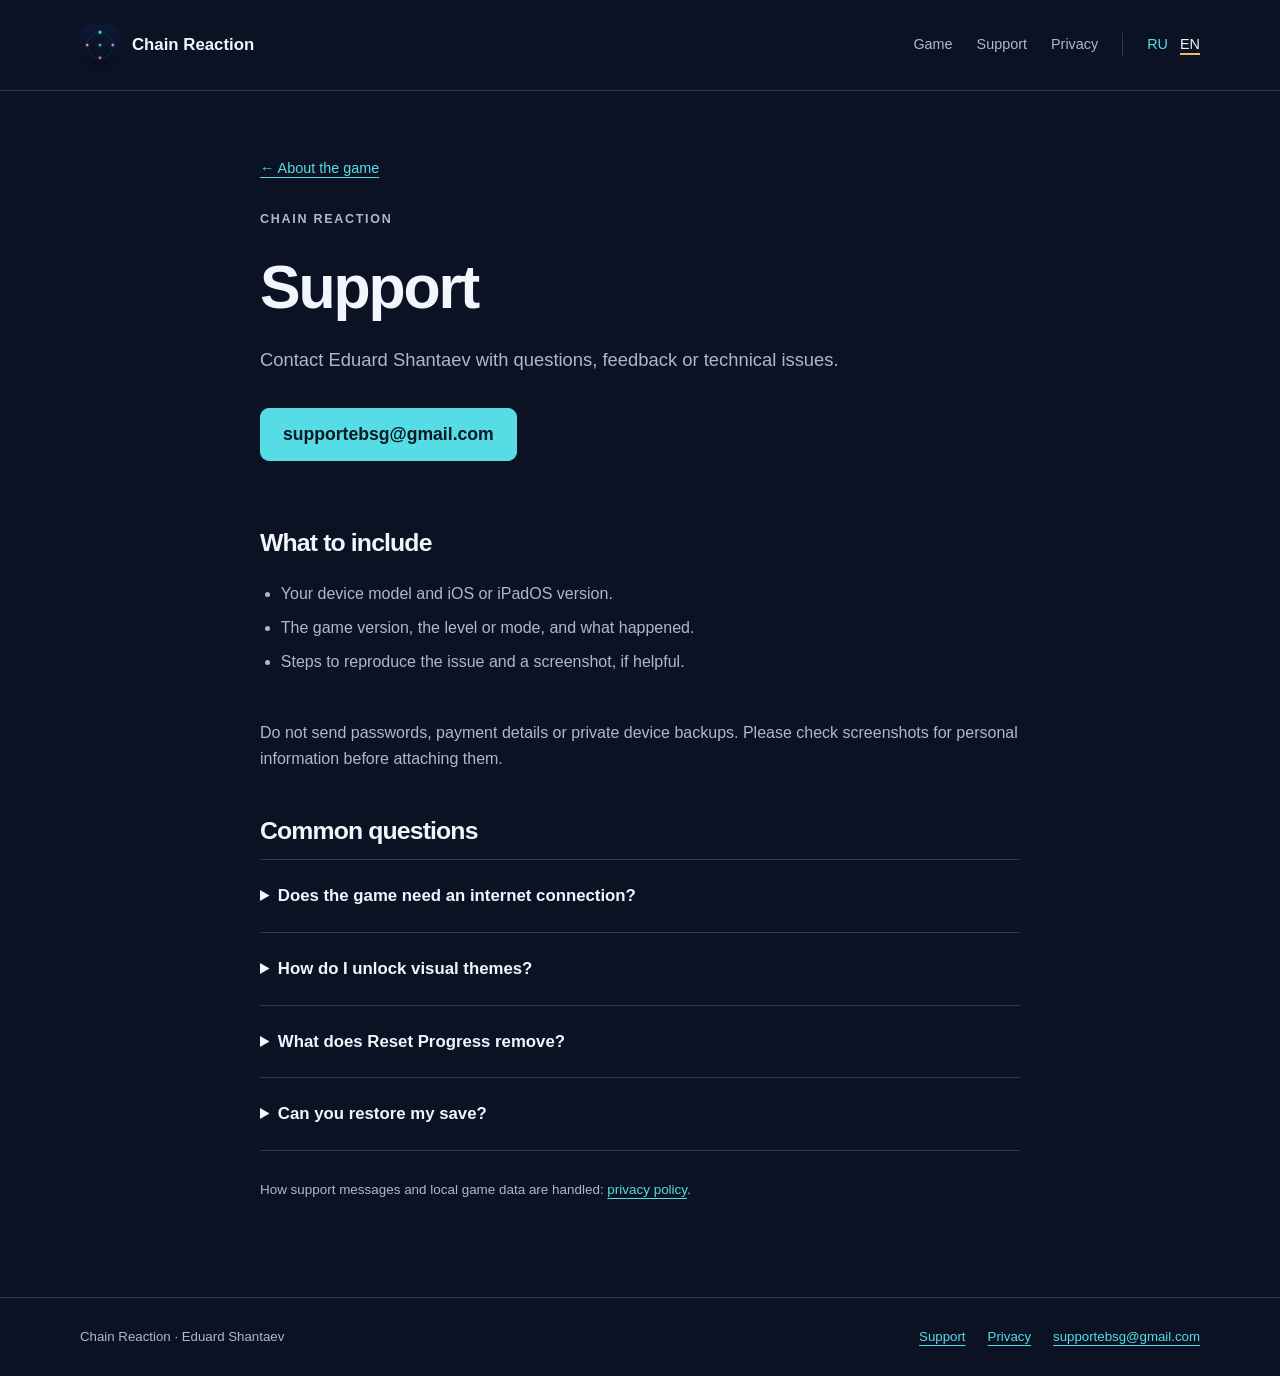
<file: en/support/index.html>
<!doctype html>
<html lang="en"><head><meta charset="utf-8"><meta name="viewport" content="width=device-width,initial-scale=1">
<title>Support — Chain Reaction</title><meta name="description" content="Contact Chain Reaction support.">
<meta name="theme-color" content="#0b1224"><link rel="icon" href="../../assets/icon.png"><link rel="apple-touch-icon" href="../../assets/icon.png">
<link rel="stylesheet" href="../../styles.css"><link rel="canonical" href="https://shantaeveb.github.io/chain-reaction/en/support/">
<link rel="alternate" hreflang="ru" href="https://shantaeveb.github.io/chain-reaction/support/"><link rel="alternate" hreflang="en" href="https://shantaeveb.github.io/chain-reaction/en/support/">
<meta property="og:title" content="Support — Chain Reaction"><meta property="og:description" content="Contact Chain Reaction support.">
<meta property="og:type" content="website"><meta property="og:url" content="https://shantaeveb.github.io/chain-reaction/en/support/"><meta property="og:image" content="https://shantaeveb.github.io/chain-reaction/assets/icon.png">
</head><body><a class="skip" href="#main">Skip to content</a>
<header class="site-header"><div class="wrap header-inner"><a class="brand" href="../../en/"><img src="../../assets/icon.png" alt="" width="40" height="40">Chain Reaction</a>
<nav class="nav" aria-label="Main navigation"><a class="game-link" href="../../en/">Game</a><a href="../../en/support/">Support</a><a class="privacy-link" href="../../en/privacy/">Privacy</a>
<span class="languages" aria-label="Language"><a href="../../support/" lang="ru" hreflang="ru" >RU</a><a href="../../en/support/" lang="en" hreflang="en" aria-current="page">EN</a></span></nav></div></header>
<main id="main" class="wrap document"><a class="back" href="../">← About the game</a><p class="eyebrow">Chain Reaction</p><h1>Support</h1><p class="lead">Contact Eduard Shantaev with questions, feedback or technical issues.</p><a class="button primary email" href="mailto:supportebsg@gmail.com">supportebsg@gmail.com</a><h2>What to include</h2><ul class="support-list"><li>Your device model and iOS or iPadOS version.</li><li>The game version, the level or mode, and what happened.</li><li>Steps to reproduce the issue and a screenshot, if helpful.</li></ul><p>Do not send passwords, payment details or private device backups. Please check screenshots for personal information before attaching them.</p><h2>Common questions</h2><details><summary>Does the game need an internet connection?</summary><p>No. Campaign levels and additional modes work offline. Daily challenges are determined on your device from the calendar.</p></details><details><summary>How do I unlock visual themes?</summary><p>Improve your campaign ratings to earn stars. The shop uses those stars. There are no in-app purchases or subscriptions.</p></details><details><summary>What does Reset Progress remove?</summary><p>It clears campaign results, progression and personal records. Earned-star history, cosmetic unlocks, settings and your saved laboratory field remain. See the privacy policy for full details.</p></details><details><summary>Can you restore my save?</summary><p>The game does not send us a copy of your progress. We cannot remotely retrieve or edit a local save. Apple device backups may include app data according to your settings.</p></details><p class="note">How support messages and local game data are handled: <a href="../privacy/">privacy policy</a>.</p></main>
<footer class="site-footer"><div class="wrap footer-inner"><span>Chain Reaction · Eduard Shantaev</span><div class="footer-links"><a href="../../en/support/">Support</a><a href="../../en/privacy/">Privacy</a><a href="mailto:supportebsg@gmail.com">supportebsg@gmail.com</a></div></div></footer></body></html>
</file>
<file: styles.css>
:root{color-scheme:dark;--bg:#0b1224;--surface:#111d33;--text:#f2f5fc;--muted:#abb9cf;--line:#283950;--accent:#55dce4;--orange:#ffb663}
*{box-sizing:border-box}html{scroll-behavior:smooth;scroll-padding-top:100px}body{margin:0;background:var(--bg);color:var(--text);font-family:-apple-system,BlinkMacSystemFont,"Segoe UI",sans-serif;line-height:1.65;-webkit-text-size-adjust:100%}a{color:var(--accent);text-underline-offset:4px}a:hover{color:#fff}a:focus-visible,summary:focus-visible{outline:3px solid var(--orange);outline-offset:5px}img{display:block;max-width:100%;height:auto}p{margin:0 0 1.2em}h1,h2,h3{line-height:1.12;letter-spacing:-.035em;margin:0 0 .6em}h1{font-size:clamp(2.8rem,6vw,5.4rem);font-weight:650}h2{font-size:clamp(2rem,4vw,3rem);font-weight:600}h3{font-size:1.35rem}ul{padding-left:1.3rem}.wrap{max-width:1120px;width:calc(100% - 64px);margin:auto}.skip{position:absolute;top:-80px;left:16px;padding:12px;background:var(--bg);z-index:10}.skip:focus{top:12px}.site-header{border-bottom:1px solid var(--line);background:var(--bg)}.header-inner{display:flex;align-items:center;justify-content:space-between;gap:24px;min-height:90px}.brand{display:flex;align-items:center;gap:12px;color:var(--text);font-size:1.05rem;font-weight:650;text-decoration:none;white-space:nowrap}.brand img{width:40px;height:40px;border-radius:10px}.nav{display:flex;align-items:center;gap:24px;font-size:.9rem}.nav>a{text-decoration:none;color:var(--muted)}.languages{display:flex;gap:12px;white-space:nowrap;border-left:1px solid var(--line);padding-left:24px}.languages a{text-decoration:none}.languages [aria-current]{color:var(--text);text-decoration:underline;text-decoration-color:var(--orange);text-decoration-thickness:2px}.hero{display:grid;grid-template-columns:1.15fr .85fr;gap:80px;align-items:center;padding:68px 0 82px}.eyebrow{font-size:.78rem;letter-spacing:.14em;text-transform:uppercase;font-weight:650;color:var(--accent);margin-bottom:24px}.hero h1 span{color:var(--accent)}.intro{font-size:1.14rem;color:var(--muted);max-width:570px}.actions{display:flex;flex-wrap:wrap;gap:14px;margin:28px 0 22px}.button{display:inline-flex;align-items:center;justify-content:center;min-height:48px;padding:11px 22px;text-decoration:none;border:1px solid var(--line);border-radius:9px;font-weight:600;color:var(--text)}.button.primary{background:var(--accent);border-color:var(--accent);color:#081923}.button.primary:hover{background:#91eef1}.release{font-size:.86rem;color:var(--muted)}.release::before{content:"";display:inline-block;width:7px;height:7px;border-radius:50%;background:var(--orange);margin-right:9px}.hero figure{margin:0;justify-self:center;width:270px}.screen{border:1px solid #34465f;border-radius:24px;box-shadow:0 20px 65px #0004}.hero figcaption{font-size:.75rem;color:var(--muted);text-align:center;margin-top:14px}.facts{display:flex;gap:36px;margin-top:32px}.facts strong{display:block;font-size:1.6rem;line-height:1.3;font-weight:600;color:var(--text)}.facts span{font-size:.82rem;color:var(--muted)}.section{padding:76px 0;border-top:1px solid var(--line)}.section-heading{max-width:700px;margin-bottom:44px}.section-heading p{color:var(--muted);font-size:1.05rem}.steps{display:grid;grid-template-columns:repeat(3,1fr);gap:36px;counter-reset:steps}.step{border-top:2px solid var(--line);padding-top:24px}.step::before{counter-increment:steps;content:"0" counter(steps);display:block;font-size:.9rem;color:var(--accent);margin-bottom:20px}.step p{color:var(--muted);margin-bottom:0}.gallery{display:grid;grid-template-columns:repeat(3,1fr);gap:42px}.gallery figure{margin:0}.gallery img{width:100%;border-radius:18px;border:1px solid var(--line)}.gallery figcaption{padding-top:22px}.gallery figcaption p{font-size:.94rem;color:var(--muted);margin:0}.gallery figcaption h3{margin-bottom:10px}.note{font-size:.84rem;color:var(--muted);margin-top:28px}.closing{display:grid;grid-template-columns:1.2fr 1fr;gap:80px;align-items:center}.closing p{color:var(--muted)}.closing .contact{border-left:1px solid var(--line);padding-left:40px}.email{overflow-wrap:anywhere;font-size:1.1rem}.site-footer{border-top:1px solid var(--line);padding:28px 0;font-size:.83rem;color:var(--muted)}.footer-inner{display:flex;flex-wrap:wrap;gap:16px 32px;justify-content:space-between}.footer-links{display:flex;gap:22px}.document{max-width:760px;padding:64px 0 80px}.document h1{font-size:clamp(2.5rem,5vw,3.8rem);margin-bottom:24px}.document h2{font-size:1.55rem;margin-top:44px}.document h3{font-size:1.25rem;margin-top:32px}.document p,.document li{color:var(--muted)}.document li{padding-bottom:8px}.document strong{color:var(--text)}.document .lead{font-size:1.15rem}.document .back{font-size:.9rem;display:inline-block;margin-bottom:28px}.document .button{margin:10px 0 24px}.toc{border-block:1px solid var(--line);padding:18px 0;margin:28px 0;font-size:.9rem}.toc a{display:inline-block;margin:4px 18px 4px 0}.support-list{margin:24px 0 36px}details{border-top:1px solid var(--line);padding:22px 0}details:last-of-type{border-bottom:1px solid var(--line)}summary{cursor:pointer;font-size:1.05rem;font-weight:600}details p{margin:16px 0 0}
@media(max-width:800px){.wrap{width:calc(100% - 40px)}.header-inner{gap:16px;flex-wrap:wrap;padding:18px 0}.nav{gap:16px}.languages{padding-left:16px}.hero{gap:32px;padding:48px 0 56px;grid-template-columns:1fr 240px}.hero figure{width:230px}.hero h1{font-size:3.2rem}.facts{gap:24px}.gallery{gap:22px}.section{padding:56px 0}.closing{gap:36px}.closing .contact{padding-left:24px}}
@media(max-width:620px){.wrap{width:calc(100% - 36px)}.header-inner{min-height:78px;gap:12px}.brand{font-size:.95rem}.brand img{width:34px;height:34px}.nav{font-size:.85rem;margin-left:auto}.nav>.game-link,.nav>.privacy-link{display:none}.languages{gap:10px;padding-left:12px}.hero{grid-template-columns:1fr;gap:38px;padding-top:40px}.hero h1{font-size:clamp(2.9rem,12vw,4rem)}.hero figure{width:250px}.intro{font-size:1.05rem}.facts{gap:28px}.facts strong{font-size:1.45rem}.steps{grid-template-columns:1fr;gap:30px}.step{padding-top:18px}.step::before{margin-bottom:12px}.gallery{grid-template-columns:1fr;gap:38px;max-width:290px;margin:auto}.gallery figcaption{padding-top:16px}.gallery figcaption h3{font-size:1.25rem}.closing{grid-template-columns:1fr;gap:20px}.closing .contact{border-left:0;padding-left:0}.section-heading{margin-bottom:32px}.document{padding-top:40px}.footer-inner{display:block}.footer-links{margin-top:14px}.email{font-size:1rem}}
.footer-links{flex-wrap:wrap;gap:12px 22px}.footer-links a{overflow-wrap:anywhere}.document h1{overflow-wrap:anywhere;hyphens:auto}
@media(prefers-reduced-motion:reduce){html{scroll-behavior:auto}}
</file>
